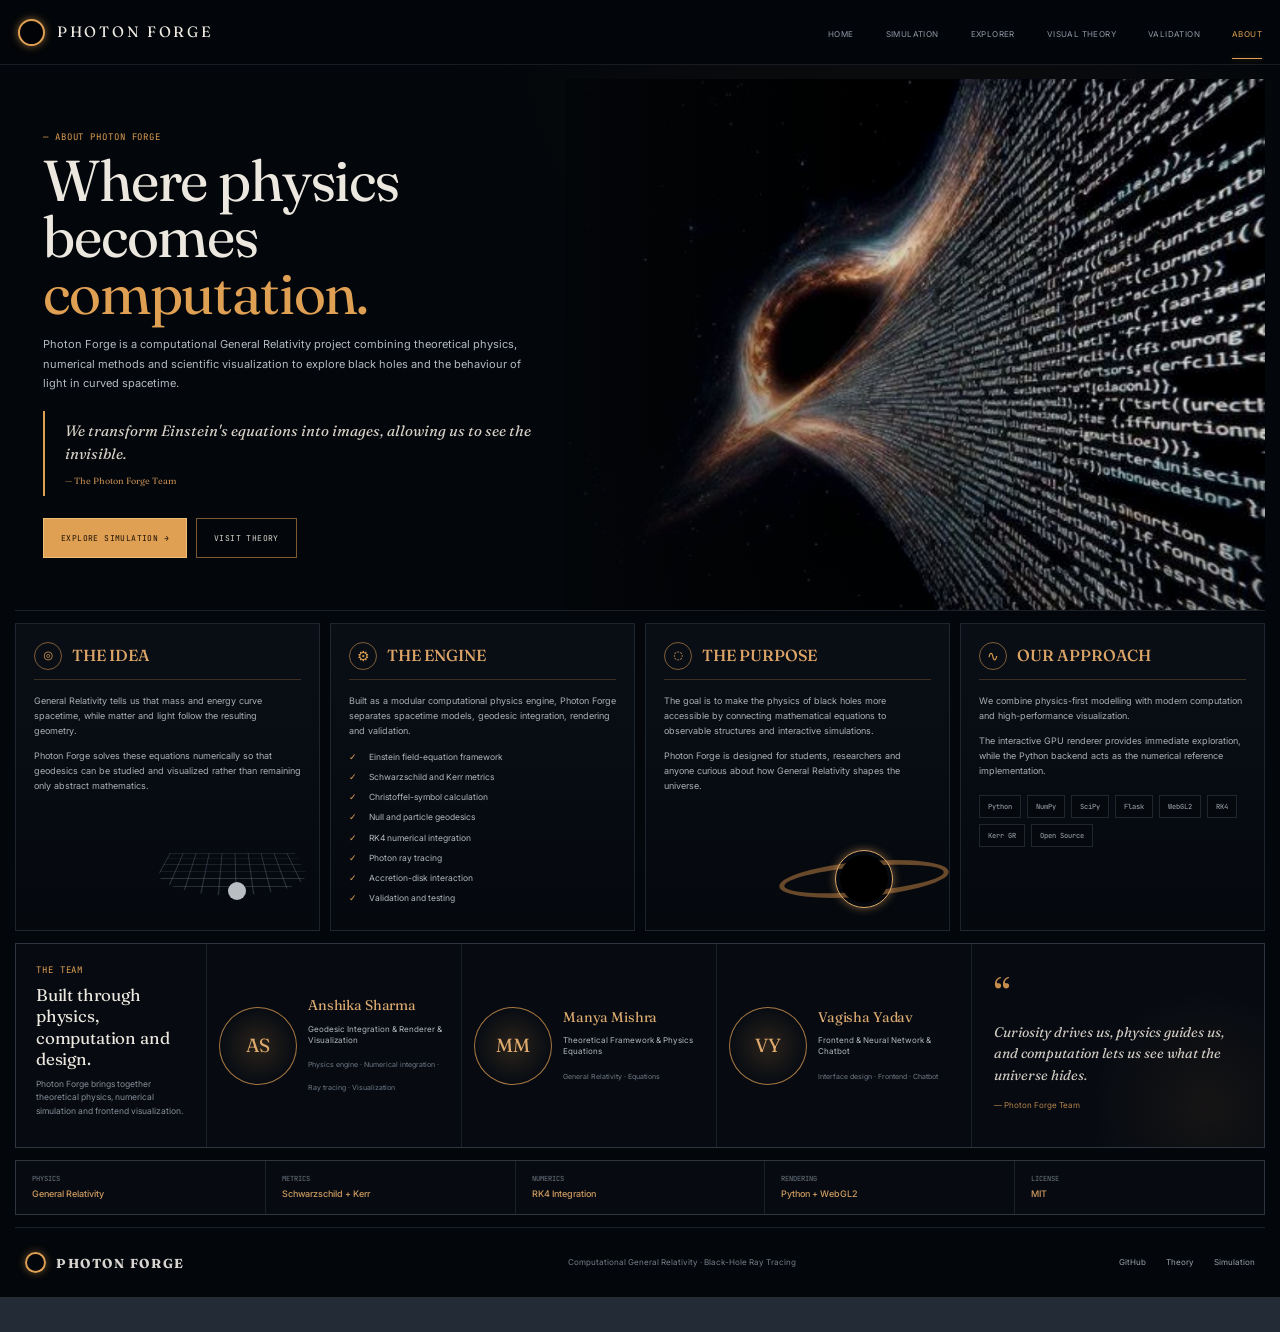
<file: frontend/frontend/about.html>
<!doctype html>
<html lang="en">

<head>
  <meta charset="UTF-8">

  <meta
    name="viewport"
    content="width=device-width, initial-scale=1"
  >

  <title>
    About — Photon Forge
  </title>

  <link
    rel="preconnect"
    href="https://fonts.googleapis.com"
  >

  <link
    href="https://fonts.googleapis.com/css2?family=Fraunces:wght@400;500;600&family=Inter:wght@400;500;600&family=JetBrains+Mono:wght@400;500&display=swap"
    rel="stylesheet"
  >

  <link
    rel="stylesheet"
    href="style.css"
  >

  <link
    rel="stylesheet"
    href="about.css"
  >

</head>


<body>

<div id="nav-root"></div>


<main class="about-shell">


  <!-- =====================================================
       HERO
       ===================================================== -->

  <section class="about-hero">


    <!-- LEFT -->

    <div class="about-hero-copy">

      <div class="about-kicker">
        — ABOUT PHOTON FORGE
      </div>


      <h1>

        Where physics<br>

        becomes

        <span>
          computation.
        </span>

      </h1>


      <p class="about-intro">

        Photon Forge is a computational General Relativity
        project combining theoretical physics, numerical
        methods and scientific visualization to explore
        black holes and the behaviour of light in curved
        spacetime.

      </p>


      <blockquote>

        We transform Einstein's equations into images,
        allowing us to see the invisible.

        <span>
          — The Photon Forge Team
        </span>

      </blockquote>


      <div class="about-actions">

        <a
          href="engine.html"
          class="about-button primary"
        >
          Explore Simulation →
        </a>


        <a
          href="theory.html"
          class="about-button secondary"
        >
          Visit Theory
        </a>

      </div>

    </div>



    <!-- RIGHT VISUAL -->

    <div class="about-hero-visual">

        <img
            src="assets/about/about-hero.jpg"
            alt="Black hole merging into streams of computer code"
            class="about-hero-image"
        >

        <div class="about-hero-fade"></div>

    </div>

  </section>



  <!-- =====================================================
       PROJECT PILLARS
       ===================================================== -->

  <section class="about-pillars">


    <!-- IDEA -->

    <article class="about-card pillar-card">

      <div class="pillar-heading">

        <div class="pillar-icon">
          ◎
        </div>

        <h2>
          The Idea
        </h2>

      </div>


      <p>

        General Relativity tells us that mass and energy
        curve spacetime, while matter and light follow the
        resulting geometry.

      </p>


      <p>

        Photon Forge solves these equations numerically so
        that geodesics can be studied and visualized rather
        than remaining only abstract mathematics.

      </p>


      <div class="mini-spacetime">

        <div class="mini-grid"></div>

        <div class="mini-mass"></div>

      </div>

    </article>



    <!-- ENGINE -->

    <article class="about-card pillar-card">

      <div class="pillar-heading">

        <div class="pillar-icon">
          ⚙
        </div>

        <h2>
          The Engine
        </h2>

      </div>


      <p>

        Built as a modular computational physics engine,
        Photon Forge separates spacetime models, geodesic
        integration, rendering and validation.

      </p>


      <ul class="engine-list">

        <li>
          Einstein field-equation framework
        </li>

        <li>
          Schwarzschild and Kerr metrics
        </li>

        <li>
          Christoffel-symbol calculation
        </li>

        <li>
          Null and particle geodesics
        </li>

        <li>
          RK4 numerical integration
        </li>

        <li>
          Photon ray tracing
        </li>

        <li>
          Accretion-disk interaction
        </li>

        <li>
          Validation and testing
        </li>

      </ul>

    </article>



    <!-- PURPOSE -->

    <article class="about-card pillar-card purpose-card">

      <div class="pillar-heading">

        <div class="pillar-icon">
          ◌
        </div>

        <h2>
          The Purpose
        </h2>

      </div>


      <p>

        The goal is to make the physics of black holes more
        accessible by connecting mathematical equations to
        observable structures and interactive simulations.

      </p>


      <p>

        Photon Forge is designed for students, researchers
        and anyone curious about how General Relativity
        shapes the universe.

      </p>


      <div class="purpose-black-hole">

        <div class="purpose-disk"></div>

        <div class="purpose-ring"></div>

        <div class="purpose-shadow"></div>

      </div>

    </article>



    <!-- APPROACH -->

    <article class="about-card pillar-card">

      <div class="pillar-heading">

        <div class="pillar-icon">
          ∿
        </div>

        <h2>
          Our Approach
        </h2>

      </div>


      <p>

        We combine physics-first modelling with modern
        computation and high-performance visualization.

      </p>


      <p>

        The interactive GPU renderer provides immediate
        exploration, while the Python backend acts as the
        numerical reference implementation.

      </p>


      <div class="tech-tags">

        <span>Python</span>

        <span>NumPy</span>

        <span>SciPy</span>

        <span>Flask</span>

        <span>WebGL2</span>

        <span>RK4</span>

        <span>Kerr GR</span>

        <span>Open Source</span>

      </div>

    </article>


  </section>



  <!-- =====================================================
       TEAM
       ===================================================== -->

  <section class="about-card team-section">


    <div class="team-intro">

      <div class="about-kicker">
        THE TEAM
      </div>

      <h2>
        Built through physics,
        computation and design.
      </h2>

      <p>

        Photon Forge brings together theoretical physics,
        numerical simulation and frontend visualization.

      </p>

    </div>



    <!-- ANSHIKA -->

    <article class="team-member">

      <div class="member-photo member-placeholder">

        <span>
          AS
        </span>

      </div>

      <div class="member-info">

        <h3>
          Anshika Sharma
        </h3>

        <p>
          Geodesic Integration & Renderer & Visualization
        </p>

        <span>
          Physics engine · Numerical integration · Ray tracing · Visualization
        </span>

      </div>

    </article>



    <!-- MANYA -->

    <article class="team-member">

      <div class="member-photo member-placeholder">

        <span>
          MM
        </span>

      </div>

      <div class="member-info">

        <h3>
          Manya Mishra
        </h3>

        <p>
          Theoretical Framework & Physics Equations
        </p>

        <span>
          General Relativity · Equations
        </span>

      </div>

    </article>



    <!-- VAGISHA -->

    <article class="team-member">

      <div class="member-photo member-placeholder">

        <span>
          VY
        </span>

      </div>

      <div class="member-info">

        <h3>
          Vagisha Yadav
        </h3>

        <p>
          Frontend & Neural Network & Chatbot
        </p>

        <span>
          Interface design · Frontend · Chatbot
        </span>

      </div>

    </article>



    <!-- QUOTE -->

    <div class="team-quote">

      <span class="quote-mark">
        “
      </span>

      <p>

        Curiosity drives us,
        physics guides us,
        and computation lets us
        see what the universe hides.

      </p>

      <strong>
        — Photon Forge Team
      </strong>

    </div>


  </section>



  <!-- =====================================================
       PROJECT DETAILS
       ===================================================== -->

  <section class="about-project-strip">


    <div>

      <span>
        PHYSICS
      </span>

      <strong>
        General Relativity
      </strong>

    </div>


    <div>

      <span>
        METRICS
      </span>

      <strong>
        Schwarzschild + Kerr
      </strong>

    </div>


    <div>

      <span>
        NUMERICS
      </span>

      <strong>
        RK4 Integration
      </strong>

    </div>


    <div>

      <span>
        RENDERING
      </span>

      <strong>
        Python + WebGL2
      </strong>

    </div>


    <div>

      <span>
        LICENSE
      </span>

      <strong>
        MIT
      </strong>

    </div>


  </section>



  <!-- =====================================================
       FOOTER
       ===================================================== -->

  <footer class="about-footer">


    <div class="footer-brand">

      <span class="footer-ring"></span>

      <strong>
        PHOTON FORGE
      </strong>

    </div>


    <div class="footer-copy">

      Computational General Relativity
      · Black-Hole Ray Tracing

    </div>


    <div class="footer-links">

      <a
        href="https://github.com/Delidaw/RayTracer"
        target="_blank"
        rel="noopener"
      >
        GitHub
      </a>

      <a href="theory.html">
        Theory
      </a>

      <a href="engine.html">
        Simulation
      </a>

    </div>


  </footer>


</main>


<script src="nav.js"></script>

</body>
</html>
</file>
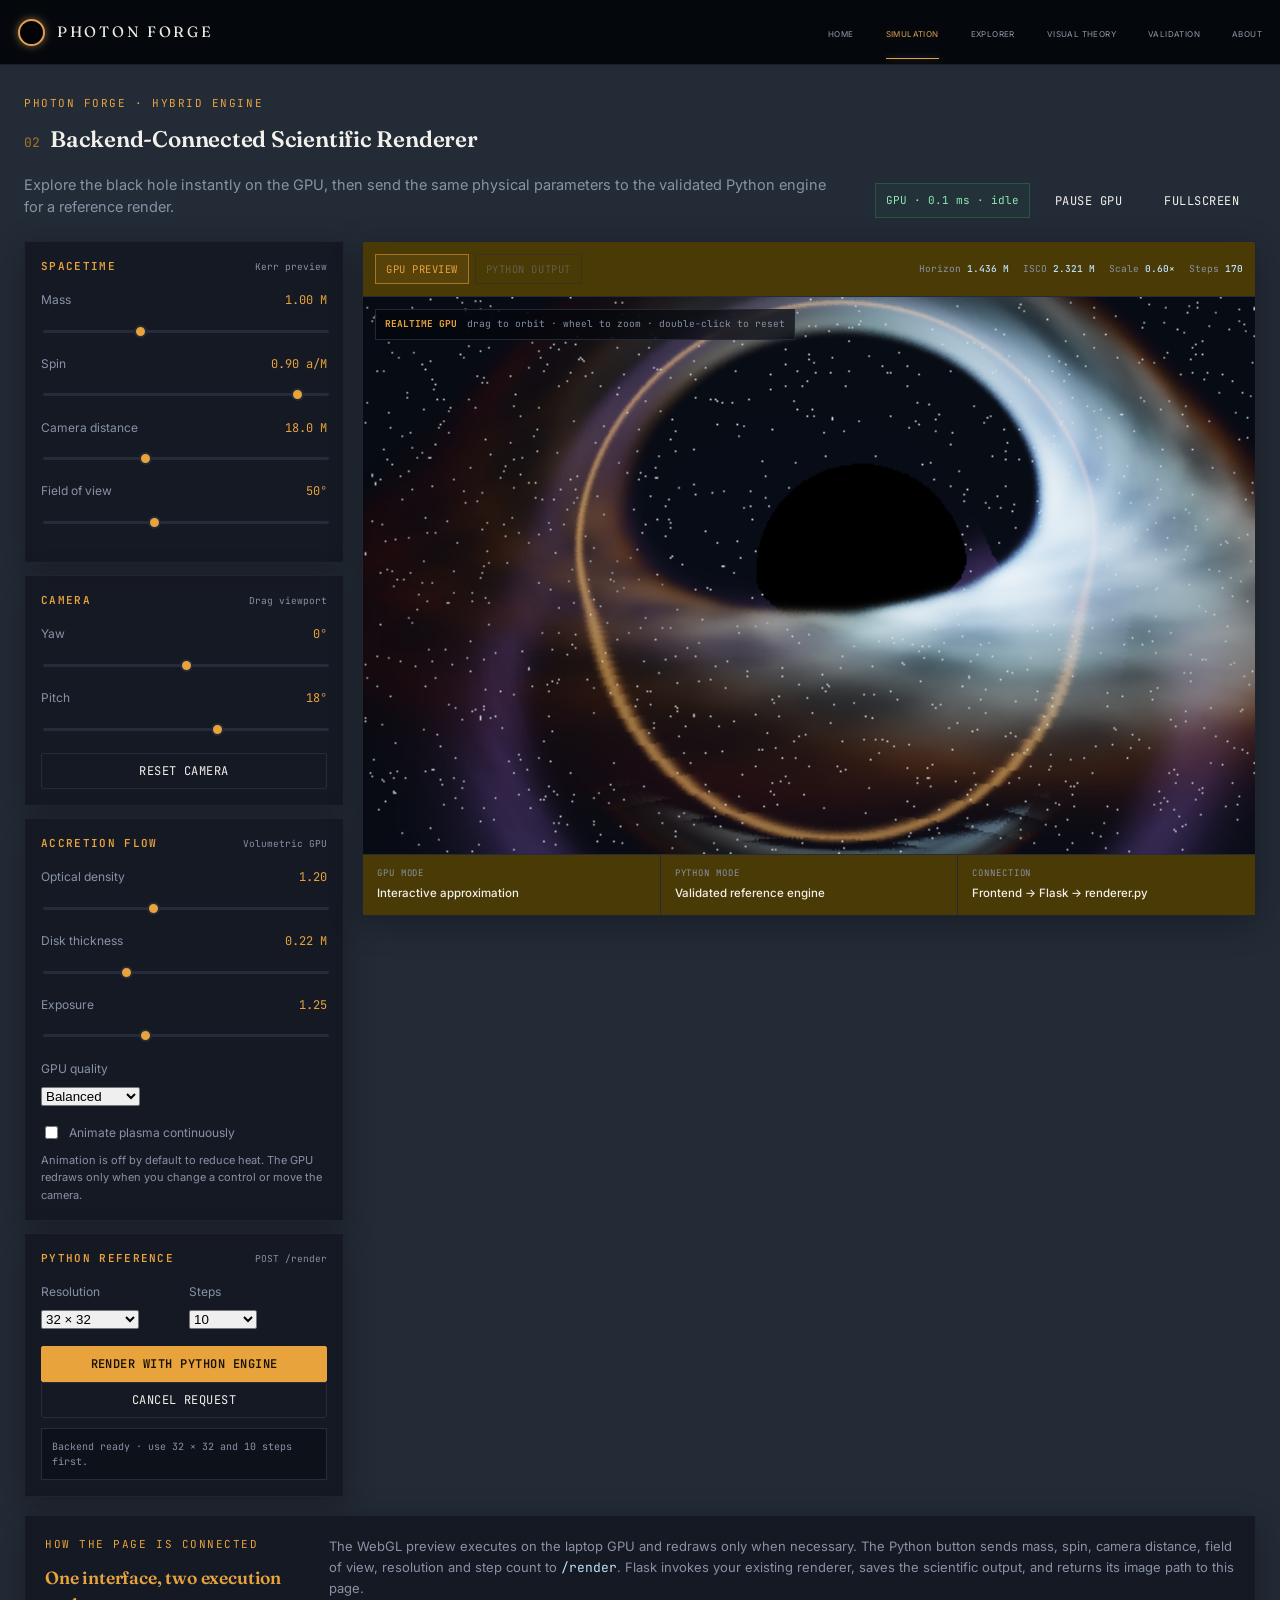
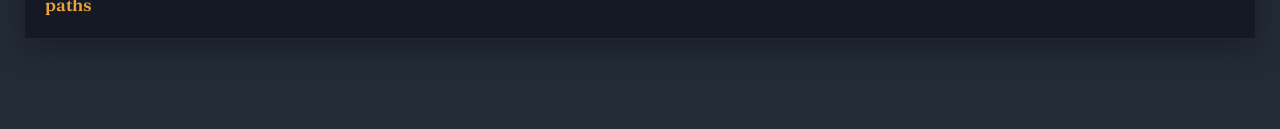
<file: frontend/frontend/engine.html>
<!doctype html>
<html lang="en">
<head>
<meta charset="UTF-8" />
<title>Scientific Renderer — Photon Forge</title>
<meta name="viewport" content="width=device-width, initial-scale=1" />
<link rel="preconnect" href="https://fonts.googleapis.com">
<link href="https://fonts.googleapis.com/css2?family=Fraunces:wght@400;600;700&family=Inter:wght@400;500;600&family=JetBrains+Mono:wght@400;500&display=swap" rel="stylesheet">
<link rel="stylesheet" href="style.css" />
<link rel="stylesheet" href="engine.css" />
</head>
<body>
<canvas id="bh-bg" aria-hidden="true"></canvas>
<div id="nav-root"></div>



<div
  class="page-wide engine-page"
>
  <div class="engine-heading">
    <div>
      <div class="eyebrow">Photon Forge · Hybrid Engine</div>
      <div class="section-title"><span class="idx">02</span><h2>Backend-Connected Scientific Renderer</h2></div>
      <p class="lead">Explore the black hole instantly on the GPU, then send the same physical parameters to the validated Python engine for a reference render.</p>
    </div>
    <div class="engine-heading-actions">
      <span id="fpsBadge" class="engine-status">GPU · idle</span>
      <button id="pauseButton" class="btn">Pause GPU</button>
      <button id="fullscreenButton" class="btn">Fullscreen</button>
    </div>
  </div>

  <div class="engine-layout">
    <aside class="engine-controls">
      <section class="panel engine-panel">
        <div class="engine-panel-title"><h3>Spacetime</h3><span>Kerr preview</span></div>
        <div class="control-row"><label>Mass <span class="val"><output id="massOutput">1.00 M</output></span></label><input id="mass" type="range" min="0.50" max="2.00" step="0.01" value="1.00"></div>
        <div class="control-row"><label>Spin <span class="val"><output id="spinOutput">0.90 a/M</output></span></label><input id="spin" type="range" min="0.00" max="0.99" step="0.01" value="0.90"></div>
        <div class="control-row"><label>Camera distance <span class="val"><output id="distanceOutput">18.0 M</output></span></label><input id="distance" type="range" min="6.0" max="40.0" step="0.1" value="18.0"></div>
        <div class="control-row"><label>Field of view <span class="val"><output id="fovOutput">50°</output></span></label><input id="fov" type="range" min="25" max="90" step="1" value="50"></div>
      </section>

      <section class="panel engine-panel">
        <div class="engine-panel-title"><h3>Camera</h3><span>Drag viewport</span></div>
        <div class="control-row"><label>Yaw <span class="val"><output id="yawOutput">0°</output></span></label><input id="yaw" type="range" min="-180" max="180" step="1" value="0"></div>
        <div class="control-row"><label>Pitch <span class="val"><output id="pitchOutput">18°</output></span></label><input id="pitch" type="range" min="-78" max="78" step="1" value="18"></div>
        <button id="resetCamera" class="btn engine-wide-button">Reset camera</button>
      </section>

      <section class="panel engine-panel">
        <div class="engine-panel-title"><h3>Accretion flow</h3><span>Volumetric GPU</span></div>
        <div class="control-row"><label>Optical density <span class="val"><output id="densityOutput">1.20</output></span></label><input id="diskDensity" type="range" min="0.10" max="3.00" step="0.05" value="1.20"></div>
        <div class="control-row"><label>Disk thickness <span class="val"><output id="thicknessOutput">0.22 M</output></span></label><input id="diskThickness" type="range" min="0.05" max="0.65" step="0.01" value="0.22"></div>
        <div class="control-row"><label>Exposure <span class="val"><output id="exposureOutput">1.25</output></span></label><input id="exposure" type="range" min="0.30" max="3.00" step="0.05" value="1.25"></div>
        <div class="control-row"><label>GPU quality</label><select id="quality"><option value="performance">Performance</option><option value="balanced" selected>Balanced</option><option value="quality">Quality</option><option value="ultra">Ultra</option></select></div>
        <label class="engine-check"><input id="animatePlasma" type="checkbox"> Animate plasma continuously</label>
        <p class="engine-note">Animation is off by default to reduce heat. The GPU redraws only when you change a control or move the camera.</p>
      </section>

      <section class="panel engine-panel backend-panel">
        <div class="engine-panel-title"><h3>Python reference</h3><span>POST /render</span></div>
        <div class="engine-backend-grid">
          <div class="control-row"><label>Resolution</label><select id="backendResolution"><option value="24">24 × 24 test</option><option value="32" selected>32 × 32</option><option value="48">48 × 48</option><option value="64">64 × 64 slow</option></select></div>
          <div class="control-row"><label>Steps</label><select id="backendSteps"><option value="8">8</option><option value="10" selected>10</option><option value="15">15</option><option value="20">20</option><option value="30">30 slow</option></select></div>
        </div>
        <button id="backendRender" class="btn primary engine-wide-button">Render with Python engine</button>
        <button id="backendCancel" class="btn engine-wide-button" disabled>Cancel request</button>
        <div id="backendStatus" class="engine-backend-status">Backend ready · use 32 × 32 and 10 steps first.</div>
      </section>
    </aside>

    <section class="engine-stage panel-raised">
      <div class="engine-stage-toolbar">
        <div class="engine-view-tabs">
          <button id="gpuViewButton" class="engine-tab active">GPU Preview</button>
          <button id="pythonViewButton" class="engine-tab" disabled>Python Output</button>
        </div>
        <div class="engine-readout"><span>Horizon <strong id="horizonValue">1.436 M</strong></span><span>ISCO <strong id="iscoValue">2.321 M</strong></span><span>Scale <strong id="scaleValue">0.68×</strong></span><span>Steps <strong id="stepsValue">220</strong></span></div>
      </div>

      <div id="viewport" class="engine-viewport">
        <canvas id="canvas"></canvas>
        <img id="backendImage" alt="Python reference render">
        <div class="engine-hud engine-hud-top"><strong id="viewModeLabel">REALTIME GPU</strong><span>drag to orbit · wheel to zoom · double-click to reset</span></div>
        <div id="backendLoading" class="engine-loading"><div class="engine-spinner"></div><p>Python is tracing geodesics…</p><small>This may take several minutes.</small></div>
        <pre id="shaderError" class="engine-shader-error" hidden></pre>
      </div>

      <div class="engine-science-strip">
        <div><span class="k">GPU mode</span><strong>Interactive approximation</strong></div>
        <div><span class="k">Python mode</span><strong>Validated reference engine</strong></div>
        <div><span class="k">Connection</span><strong>Frontend → Flask → renderer.py</strong></div>
      </div>
    </section>
  </div>

  <section class="panel engine-explanation">
    <div>
      <div class="eyebrow">How the page is connected</div>
      <h3>One interface, two execution paths</h3>
    </div>
    <p>The WebGL preview executes on the laptop GPU and redraws only when necessary. The Python button sends mass, spin, camera distance, field of view, resolution and step count to <code>/render</code>. Flask invokes your existing renderer, saves the scientific output, and returns its image path to this page.</p>
  </section>
</div>

<script src="nav.js"></script>
<script src="physics.js"></script>
<script src="engine.js"></script>
</body>
</html>
</file>
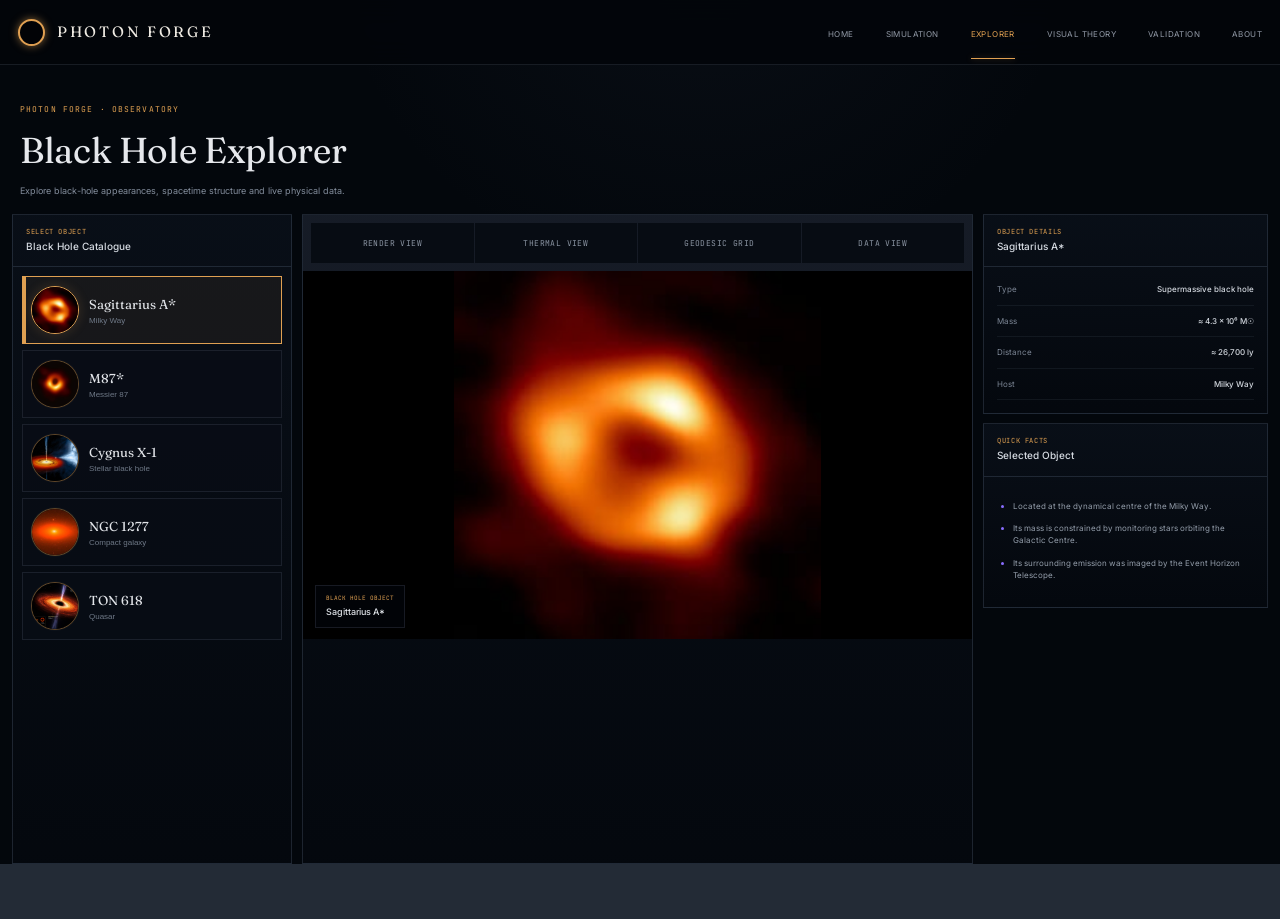
<file: frontend/frontend/explorer.html>
<!doctype html>
<html lang="en">

<head>

  <meta charset="UTF-8">

  <meta
    name="viewport"
    content="width=device-width, initial-scale=1"
  >

  <title>
    Black Hole Explorer — Photon Forge
  </title>

  <link
    rel="preconnect"
    href="https://fonts.googleapis.com"
  >

  <link
    href="https://fonts.googleapis.com/css2?family=Fraunces:wght@400;500;600&family=Inter:wght@400;500;600&family=JetBrains+Mono:wght@400;500&display=swap"
    rel="stylesheet"
  >

  <link
    rel="stylesheet"
    href="style.css"
  >

  <link
    rel="stylesheet"
    href="explorer.css"
  >

</head>


<body>


<div id="nav-root"></div>


<main class="explorer-shell">


  <!-- =====================================================
       PAGE TITLE
       ===================================================== -->

  <header class="explorer-header">

    <div>

      <span>
        PHOTON FORGE · OBSERVATORY
      </span>

      <h1>
        Black Hole Explorer
      </h1>

      <p>
        Explore black-hole appearances, spacetime structure
        and live physical data.
      </p>

    </div>

  </header>



  <!-- =====================================================
       MAIN LAYOUT
       ===================================================== -->

  <section class="explorer-layout">


    <!-- ===================================================
         LEFT — BLACK HOLE OBJECTS
         =================================================== -->

    <aside class="explorer-panel object-sidebar">


      <div class="panel-title">

        <span>
          SELECT OBJECT
        </span>

        <strong>
          Black Hole Catalogue
        </strong>

      </div>



      <div class="object-list">


        <button
          class="object-button active"
          data-object="sagittarius"
        >

          <div class="object-thumbnail">
            <img
              src="assets/explorer/objects/sag_a.jpeg"
              alt="Sagittarius A star"
            >
          </div>

          <div>

            <strong>
              Sagittarius A*
            </strong>

            <span>
              Milky Way
            </span>

          </div>

        </button>



        <button
          class="object-button"
          data-object="m87"
        >

          <div class="object-thumbnail">
            <img
              src="assets/explorer/objects/m87.jpeg"
              alt="M87 star black hole"
            >
          </div>

          <div>

            <strong>
              M87*
            </strong>

            <span>
              Messier 87
            </span>

          </div>

        </button>



        <button
          class="object-button"
          data-object="cygnus"
        >

          <div class="object-thumbnail">
            <img
              src="assets/explorer/objects/cygnus_x1.jpeg"
              alt="Cygnus X-1"
            >
          </div>

          <div>

            <strong>
              Cygnus X-1
            </strong>

            <span>
              Stellar black hole
            </span>

          </div>

        </button>



        <button
          class="object-button"
          data-object="ngc1277"
        >

          <div class="object-thumbnail">
  <img
    src="assets/explorer/objects/ngc_1277.jpeg"
    alt="NGC 1277"
  >
</div>

          <div>

            <strong>
              NGC 1277
            </strong>

            <span>
              Compact galaxy
            </span>

          </div>

        </button>



        <button
          class="object-button"
          data-object="ton618"
        >

          <div class="object-thumbnail">
  <img
    src="assets/explorer/objects/ton_618.jpeg"
    alt="TON 618"
  >
</div>

          <div>

            <strong>
              TON 618
            </strong>

            <span>
              Quasar
            </span>

          </div>

        </button>


      </div>


    </aside>



    <!-- ===================================================
         CENTER
         =================================================== -->

    <section class="explorer-center">


      <section class="explorer-panel main-view-panel">


        <!-- ===============================================
             TOP FOUR VIEWS

             These are independent from the left buttons.
             =============================================== -->

        <div class="view-tabs">


          <button
            class="view-tab active"
            data-view="render"
          >
            Render View
          </button>


          <button
            class="view-tab"
            data-view="thermal"
          >
            Thermal View
          </button>


          <button
            class="view-tab"
            data-view="geodesic"
          >
            Geodesic Grid
          </button>


          <button
            class="view-tab"
            data-view="data"
          >
            Data View
          </button>


        </div>



        <!-- ===============================================
             IMAGE/GIF VIEW
             =============================================== -->

        <div
          id="visualView"
          class="visual-view"
        >

          <!-- Render View video -->
<video
  id="mainViewVideo"
  autoplay
  muted
  loop
  playsinline
  preload="metadata"
>
  <source
    src="assets/explorer/views/render-view.mp4"
    type="video/mp4"
  >
</video>


<!-- Thermal View / Geodesic Grid -->
<img
  id="mainViewImage"
  class="hidden"
  src="assets/explorer/views/thermal-view.png"
  alt="Black hole scientific view"
>


          <div class="view-caption">

            <span id="viewType">
              RENDER VIEW
            </span>

            <strong id="viewTitle">
              Relativistic Appearance
            </strong>

          </div>

        </div>



        <!-- ===============================================
             REAL BACKEND DATA VIEW

             Hidden until Data View is clicked.
             =============================================== -->

        <div
          id="dataView"
          class="data-view hidden"
        >


          <div class="data-header">

            <div>

              <span>
                LIVE PHYSICS DATA
              </span>

              <h2>
                Kerr Geometry
              </h2>

              <p>
                Values calculated by the Photon Forge
                Flask backend.
              </p>

            </div>


            <div class="backend-status">

              <i id="backendDot"></i>

              <span id="backendStatus">
                Waiting
              </span>

            </div>

          </div>



          <!-- DATA CONTROLS -->

          <div class="data-controls">


            <label>

              <span>
                Mass M☉
              </span>

              <input
                id="dataMass"
                type="number"
                value="6500000000"
              >

            </label>



            <label>

              <span>
                Spin χ
              </span>

              <input
                id="dataSpin"
                type="number"
                value="0.90"
                min="0"
                max="0.998"
                step="0.01"
              >

            </label>



            <label>

              <span>
                Observer r/M
              </span>

              <input
                id="dataObserver"
                type="number"
                value="50"
              >

            </label>



            <label>

              <span>
                Inclination
              </span>

              <input
                id="dataInclination"
                type="number"
                value="67"
              >

            </label>


            <button id="calculateData">
              Calculate
            </button>


          </div>



          <!-- SUMMARY -->

          <div class="data-summary">


            <article>

              <span>
                GRAVITATIONAL RADIUS
              </span>

              <strong id="valueRg">
                —
              </strong>

            </article>



            <article>

              <span>
                EVENT HORIZON
              </span>

              <strong id="valueHorizon">
                —
              </strong>

            </article>



            <article>

              <span>
                PHOTON ORBIT
              </span>

              <strong id="valuePhoton">
                —
              </strong>

            </article>



            <article>

              <span>
                ISCO
              </span>

              <strong id="valueIsco">
                —
              </strong>

            </article>


          </div>



          <!-- DETAILED PHYSICS -->

          <div class="data-detail-grid">


            <section class="data-card">

              <h3>
                Characteristic Radii
              </h3>


              <div class="data-row">

                <span>
                  Outer Horizon
                </span>

                <strong id="outerHorizon">
                  —
                </strong>

              </div>


              <div class="data-row">

                <span>
                  Inner Horizon
                </span>

                <strong id="innerHorizon">
                  —
                </strong>

              </div>


              <div class="data-row">

                <span>
                  Equatorial Ergosphere
                </span>

                <strong id="ergosphereRadius">
                  —
                </strong>

              </div>


              <div class="data-row">

                <span>
                  Prograde Photon Orbit
                </span>

                <strong id="photonPrograde">
                  —
                </strong>

              </div>


              <div class="data-row">

                <span>
                  Retrograde Photon Orbit
                </span>

                <strong id="photonRetrograde">
                  —
                </strong>

              </div>


              <div class="data-row">

                <span>
                  Prograde ISCO
                </span>

                <strong id="iscoPrograde">
                  —
                </strong>

              </div>


              <div class="data-row">

                <span>
                  Retrograde ISCO
                </span>

                <strong id="iscoRetrograde">
                  —
                </strong>

              </div>


            </section>



            <section class="data-card">

              <h3>
                Physical Quantities
              </h3>


              <div class="data-row">

                <span>
                  Gravitational Time
                </span>

                <strong id="gravTime">
                  —
                </strong>

              </div>


              <div class="data-row">

                <span>
                  Horizon Area
                </span>

                <strong id="horizonArea">
                  —
                </strong>

              </div>


              <div class="data-row">

                <span>
                  Horizon Angular Velocity
                </span>

                <strong id="horizonOmega">
                  —
                </strong>

              </div>


              <div class="data-row">

                <span>
                  Hawking Temperature
                </span>

                <strong id="hawkingTemperature">
                  —
                </strong>

              </div>


              <div class="data-row">

                <span>
                  ISCO Frequency
                </span>

                <strong id="iscoFrequency">
                  —
                </strong>

              </div>


            </section>


          </div>



          <!-- REAL SVG CHARTS -->

          <div class="data-charts">


            <section class="data-card">

              <h3>
                Characteristic Radii vs Spin
              </h3>

              <svg
                id="spinChart"
                viewBox="0 0 600 220"
              >
              </svg>

            </section>



            <section class="data-card">

              <h3>
                Orbital Frequency vs Radius
              </h3>

              <svg
                id="frequencyChart"
                viewBox="0 0 600 220"
              >
              </svg>

            </section>


          </div>


          <div class="physics-warning">

            Kerr does not have one universal photon-sphere
            radius. Data View therefore reports separate
            equatorial prograde and retrograde photon
            orbits.

          </div>


        </div>


      </section>


    </section>



    <!-- ===================================================
         RIGHT — OBJECT INFORMATION
         =================================================== -->

    <aside class="explorer-right">


      <section class="explorer-panel">

        <div class="panel-title">

          <span>
            OBJECT DETAILS
          </span>

          <strong id="objectName">
            Sagittarius A*
          </strong>

        </div>


        <div class="object-details">


          <div>

            <span>
              Type
            </span>

            <strong id="objectType">
              Supermassive black hole
            </strong>

          </div>


          <div>

            <span>
              Mass
            </span>

            <strong id="objectMass">
              ≈ 4.3 × 10⁶ M☉
            </strong>

          </div>


          <div>

            <span>
              Distance
            </span>

            <strong id="objectDistance">
              ≈ 26,700 ly
            </strong>

          </div>


          <div>

            <span>
              Host
            </span>

            <strong id="objectHost">
              Milky Way
            </strong>

          </div>


        </div>


      </section>



      <section class="explorer-panel quick-facts">

        <div class="panel-title">

          <span>
            QUICK FACTS
          </span>

          <strong>
            Selected Object
          </strong>

        </div>


        <ul id="objectFacts">

          <li>
            Central black hole of the Milky Way.
          </li>

          <li>
            Mass measured from nearby stellar orbits.
          </li>

          <li>
            Imaged by the Event Horizon Telescope.
          </li>

        </ul>


      </section>


    </aside>


  </section>


</main>



<script src="nav.js"></script>

<script src="explorer.js"></script>


</body>

</html>
</file>
<file: frontend/frontend/style.css>
:root {
  --bg: #232b36;
  --panel: #4a3a05;
  --panel-raised: #171b28;
  --line: #262b3a;
  --text: #f2f0ea;
  --text-dim: #8892a6;
  --amber: #e8a33d;
  --amber-dim: #a87526;
  --cyan: #bfe3ff;
  --danger: #d9614f;
  --radius: 2px;
  --font-display: "Fraunces", Georgia, serif;
  --font-body: "Inter", -apple-system, sans-serif;
  --font-mono: "JetBrains Mono", ui-monospace, monospace;
}

* { box-sizing: border-box; }

html, body {
  margin: 0;
  padding: 0;
  background: var(--bg);
  color: var(--text);
  font-family: var(--font-body);
  font-size: 15px;
  line-height: 1.55;
}

a { color: inherit; }

h1, h2, h3 {
  font-family: var(--font-display);
  font-weight: 600;
  letter-spacing: -0.01em;
  margin: 0 0 0.4em 0;
}

.mono {
  font-family: var(--font-mono);
  letter-spacing: -0.02em;
}

/* --- Nav --- */
.topnav {
  position: sticky;
  top: 0;
  z-index: 50;
  display: flex;
  align-items: center;
  gap: 4px;
  padding: 0 20px;
  height: 56px;
  background: rgba(49, 6, 88, 0.92);
  backdrop-filter: blur(10px);
  border-bottom: 1px solid var(--line);
  overflow-x: auto;
}

.topnav .brand {
  font-family: var(--font-display);
  font-size: 17px;
  font-weight: 600;
  color: var(--amber);
  margin-right: 18px;
  white-space: nowrap;
  text-decoration: none;
}

.topnav a.navlink {
  font-size: 12.5px;
  color: var(--text-dim);
  text-decoration: none;
  padding: 6px 10px;
  border-radius: var(--radius);
  white-space: nowrap;
  border: 1px solid transparent;
}

.topnav a.navlink:hover {
  color: var(--text);
  border-color: var(--line);
}

.topnav a.navlink.active {
  color: var(--amber);
  border-color: var(--amber-dim);
  background: rgba(232, 163, 61, 0.08);
}

/* --- Layout --- */
.page {
  max-width: 1180px;
  margin: 0 auto;
  padding: 40px 24px 90px;
}

.page-wide {
  max-width: 1400px;
  margin: 0 auto;
  padding: 32px 24px 90px;
}

.eyebrow {
  font-family: var(--font-mono);
  font-size: 11px;
  letter-spacing: 0.14em;
  text-transform: uppercase;
  color: var(--amber);
  margin-bottom: 10px;
}

.panel {
  background: var(--panel);
  border: 1px solid var(--line);
  border-radius: var(--radius);
  padding: 20px;
}

.panel-raised {
  background: var(--panel-raised);
  border: 1px solid var(--line);
  border-radius: var(--radius);
}

.grid-2 {
  display: grid;
  grid-template-columns: 1fr 1fr;
  gap: 20px;
}

@media (max-width: 860px) {
  .grid-2 { grid-template-columns: 1fr; }
}

/* --- Controls --- */
.control-row {
  margin-bottom: 16px;
}

.control-row label {
  display: flex;
  justify-content: space-between;
  font-size: 12px;
  color: var(--text-dim);
  margin-bottom: 6px;
}

.control-row label .val {
  font-family: var(--font-mono);
  color: var(--amber);
}

input[type="range"] {
  -webkit-appearance: none;
  width: 100%;
  height: 3px;
  background: var(--line);
  border-radius: 2px;
  outline: none;
}

input[type="range"]::-webkit-slider-thumb {
  -webkit-appearance: none;
  width: 13px;
  height: 13px;
  border-radius: 50%;
  background: var(--amber);
  cursor: pointer;
  border: 2px solid var(--bg);
}

input[type="range"]::-moz-range-thumb {
  width: 13px;
  height: 13px;
  border-radius: 50%;
  background: var(--amber);
  cursor: pointer;
  border: 2px solid var(--bg);
}

.toggle-row {
  display: flex;
  align-items: center;
  justify-content: space-between;
  font-size: 12.5px;
  color: var(--text-dim);
  margin-bottom: 14px;
}

.switch {
  position: relative;
  width: 36px;
  height: 20px;
  background: var(--line);
  border-radius: 12px;
  cursor: pointer;
  transition: background 0.15s;
}

.switch.on { background: var(--amber-dim); }

.switch .knob {
  position: absolute;
  top: 2px;
  left: 2px;
  width: 16px;
  height: 16px;
  border-radius: 50%;
  background: var(--text);
  transition: transform 0.15s;
}

.switch.on .knob {
  transform: translateX(16px);
  background: var(--amber);
}

button.btn {
  font-family: var(--font-mono);
  font-size: 12px;
  letter-spacing: 0.04em;
  text-transform: uppercase;
  background: transparent;
  color: var(--text);
  border: 1px solid var(--line);
  border-radius: var(--radius);
  padding: 9px 16px;
  cursor: pointer;
  transition: border-color 0.15s, color 0.15s;
}

button.btn:hover { border-color: var(--amber-dim); color: var(--amber); }

button.btn.primary {
  background: var(--amber);
  color: #1a1200;
  border-color: var(--amber);
  font-weight: 600;
}

button.btn.primary:hover { background: #f0b355; }

/* --- Stats readout --- */
.stat-grid {
  display: grid;
  grid-template-columns: repeat(auto-fill, minmax(150px, 1fr));
  gap: 1px;
  background: var(--line);
  border: 1px solid var(--line);
}

.stat-cell {
  background: var(--panel);
  padding: 12px 14px;
}

.stat-cell .k {
  font-size: 10.5px;
  color: var(--text-dim);
  text-transform: uppercase;
  letter-spacing: 0.06em;
  margin-bottom: 5px;
}

.stat-cell .v {
  font-family: var(--font-mono);
  font-size: 16px;
  color: var(--cyan);
}

canvas { display: block; }

.section-title {
  display: flex;
  align-items: baseline;
  gap: 10px;
  margin-bottom: 18px;
}

.section-title .idx {
  font-family: var(--font-mono);
  color: var(--amber-dim);
  font-size: 13px;
}

p.lead {
  color: var(--text-dim);
  font-size: 14.5px;
  max-width: 640px;
}

.coming-soon {
  border: 1px dashed var(--line);
  padding: 40px;
  text-align: center;
  color: var(--text-dim);
  font-size: 13px;
}

footer.sitefoot {
  border-top: 1px solid var(--line);
  padding: 24px;
  text-align: center;
  font-size: 12px;
  color: var(--text-dim);
}

/* =====================================================================
   PARALLAX BLACK HOLE BACKGROUND CANVAS
   ===================================================================== */

#bh-bg {
  position: fixed;
  inset: 0;
  width: 100%;
  height: 100%;
  z-index: 0;
  pointer-events: none;
  display: block;
}

/* Ensure page content sits above the fixed canvas */
#nav-root,
.page,
.page-wide,
footer.sitefoot {
  position: relative;
  z-index: 1;
}

/* =====================================================================
   GRAVITATIONAL READOUT WIDGET
   ===================================================================== */

.grav-readout {
  background: rgba(11, 13, 20, 0.82);
  border: 1px solid var(--line);
  border-top: 2px solid var(--amber);
  backdrop-filter: blur(12px);
  padding: 16px 18px;
  border-radius: var(--radius);
}

.grav-readout__title {
  font-family: var(--font-mono);
  font-size: 10px;
  letter-spacing: 0.14em;
  text-transform: uppercase;
  color: var(--amber);
  margin-bottom: 12px;
  display: flex;
  align-items: center;
  gap: 6px;
}

.grav-readout__title::before {
  content: "⬤";
  font-size: 7px;
  animation: pulse-dot 1.8s ease-in-out infinite;
}

@keyframes pulse-dot {
  0%, 100% { opacity: 1; }
  50%       { opacity: 0.3; }
}

.grav-readout__grid {
  display: grid;
  grid-template-columns: 1fr 1fr;
  gap: 1px;
  background: var(--line);
  border: 1px solid var(--line);
}

.grav-readout__cell {
  background: var(--panel);
  padding: 10px 12px;
}

.grav-readout__cell .k {
  font-size: 9.5px;
  color: var(--text-dim);
  text-transform: uppercase;
  letter-spacing: 0.08em;
  margin-bottom: 4px;
}

.grav-readout__cell .v {
  font-family: var(--font-mono);
  font-size: 17px;
  font-weight: 500;
  color: var(--cyan);
  line-height: 1;
}

.grav-readout__cell .v.danger {
  color: var(--danger);
}

.grav-readout__cell .v.warn {
  color: var(--amber);
}

.grav-readout__formula {
  font-family: var(--font-mono);
  font-size: 10px;
  color: var(--text-dim);
  margin-top: 10px;
  padding-top: 10px;
  border-top: 1px solid var(--line);
  line-height: 1.7;
}

.grav-readout__formula span {
  color: var(--amber);
}

/* r-slider row inside readout */
.grav-readout .r-row {
  display: flex;
  align-items: center;
  gap: 10px;
  margin-bottom: 12px;
}

.grav-readout .r-row label {
  font-size: 11px;
  color: var(--text-dim);
  white-space: nowrap;
  font-family: var(--font-mono);
  min-width: 40px;
}

.grav-readout .r-row .r-val {
  font-family: var(--font-mono);
  font-size: 12px;
  color: var(--amber);
  min-width: 50px;
  text-align: right;
}

/* --- Premium Interactive Dashboard Enhancements --- */

html {
  scroll-behavior: smooth;
}

/* Glassmorphism panel styling */
.panel, .panel-raised, .grav-readout, .team-card {
  background: rgba(18, 21, 31, 0.75) !important;
  backdrop-filter: blur(12px) !important;
  -webkit-backdrop-filter: blur(12px) !important;
  border: 1px solid rgba(38, 43, 58, 0.65) !important;
  box-shadow: 0 8px 32px 0 rgba(0, 0, 0, 0.3) !important;
  transition: transform 0.3s cubic-bezier(0.25, 0.8, 0.25, 1), 
              border-color 0.3s ease, 
              box-shadow 0.3s ease !important;
}

.panel:hover, .grav-readout:hover, .team-card:hover {
  border-color: rgba(232, 163, 61, 0.4) !important;
  box-shadow: 0 12px 40px 0 rgba(232, 163, 61, 0.06), 0 8px 32px 0 rgba(0, 0, 0, 0.4) !important;
}

/* Navigation blur and glass */
.topnav {
  background: rgba(11, 13, 20, 0.8) !important;
  backdrop-filter: blur(16px) !important;
  -webkit-backdrop-filter: blur(16px) !important;
  border-bottom: 1px solid rgba(38, 43, 58, 0.6) !important;
}

/* Micro-animations for buttons */
button.btn {
  position: relative;
  overflow: hidden;
  transition: background 0.3s, border-color 0.3s, color 0.3s, transform 0.1s !important;
}

button.btn:active {
  transform: scale(0.97);
}

/* Scroll-based content parallax layers */
.section-title {
  transform: translateY(calc(var(--scroll-y, 0) * -0.015px));
  transition: transform 0.05s linear;
}

p.lead {
  transform: translateY(calc(var(--scroll-y, 0) * -0.01px));
  transition: transform 0.05s linear;
}

/* Custom styled dropdown select for theme */
select {
  border-radius: var(--radius);
  outline: none;
  cursor: pointer;
  transition: border-color 0.2s;
}
select:focus {
  border-color: var(--amber);
}

/* Scrollbar styling */
::-webkit-scrollbar {
  width: 8px;
  height: 8px;
}
::-webkit-scrollbar-track {
  background: #05060a;
}
::-webkit-scrollbar-thumb {
  background: #1e2330;
  border-radius: 4px;
}
::-webkit-scrollbar-thumb:hover {
  background: #2b3245;
}

/* =====================================================================
   STAR BORDER EFFECT
   ===================================================================== */
.star-border-container {
  display: inline-block;
  position: relative;
  border-radius: 4px;
  overflow: hidden;
  text-decoration: none;
  background: transparent;
  border: none;
  padding: 0;
  cursor: pointer;
}

.border-gradient-bottom {
  position: absolute;
  width: 300%;
  height: 50%;
  opacity: 0.75;
  bottom: -12px;
  right: -250%;
  border-radius: 50%;
  animation: star-movement-bottom linear infinite alternate;
  z-index: 0;
}

.border-gradient-top {
  position: absolute;
  opacity: 0.75;
  width: 300%;
  height: 50%;
  top: -12px;
  left: -250%;
  border-radius: 50%;
  animation: star-movement-top linear infinite alternate;
  z-index: 0;
}

.star-border-container .inner-content {
  position: relative;
  border: 1px solid rgba(255,255,255,0.08);
  background: #000;
  color: white;
  text-align: center;
  border-radius: 4px;
  z-index: 1;
  transition: background-color 0.2s;
}

.star-border-container:hover .inner-content {
  background: rgba(20, 20, 20, 0.9);
}

@keyframes star-movement-bottom {
  0% {
    transform: translate(0%, 0%);
    opacity: 1;
  }
  100% {
    transform: translate(-100%, 0%);
    opacity: 0.3;
  }
}

@keyframes star-movement-top {
  0% {
    transform: translate(0%, 0%);
    opacity: 1;
  }
  100% {
    transform: translate(100%, 0%);
    opacity: 0.3;
  }
}

/* =========================================================
   PHOTON FORGE — FINAL NAVIGATION
   ========================================================= */

#nav-root {
  position: sticky;
  top: 0;

  z-index: 1000;

  background:
    rgba(3, 6, 10, 0.92);

  backdrop-filter:
    blur(14px);

  border-bottom:
    1px solid
    rgba(118, 132, 154, 0.18);
}


.site-nav {
  width:
    min(
      calc(100% - 36px),
      1500px
    );

  min-height:
    64px;

  margin:
    0 auto;

  display:
    flex;

  align-items:
    center;

  justify-content:
    space-between;

  gap:
    30px;
}


.nav-brand {
  display:
    flex;

  align-items:
    center;

  gap:
    12px;

  color:
    #eeeae2;

  text-decoration:
    none;
}


.nav-black-hole {
  width:
    27px;

  height:
    27px;

  border-radius:
    50%;

  border:
    2px solid
    #e0a052;

  background:
    #020306;

  box-shadow:
    0 0 8px
    rgba(224, 160, 82, 0.58);
}


.nav-brand-text {
  font-family:
    "Fraunces",
    serif;

  font-size:
    15px;

  letter-spacing:
    0.18em;
}


.nav-links {
  display:
    flex;

  align-items:
    center;

  gap:
    32px;
}


.nav-links a {
  position:
    relative;

  padding:
    23px 0 20px;

  color:
    #929aa7;

  text-decoration:
    none;

  font:
    8px
    "Inter",
    sans-serif;

  text-transform:
    uppercase;

  letter-spacing:
    0.05em;

  transition:
    color .18s ease;
}


.nav-links a:hover {
  color:
    #eee9df;
}


.nav-links a.active {
  color:
    #e0a052;
}


.nav-links a.active::after {
  content:
    "";

  position:
    absolute;

  left: 0;

  right: 0;

  bottom: 0;

  height:
    1px;

  background:
    #e0a052;

  box-shadow:
    0 0 6px
    rgba(224, 160, 82, .45);
}


@media (max-width: 760px) {

  .site-nav {
    min-height:
      56px;
  }


  .nav-brand-text {
    display:
      none;
  }


  .nav-links {
    gap:
      13px;
  }


  .nav-links a {
    padding:
      20px 0 17px;

    font-size:
      6.5px;
  }

}
</file>
<file: frontend/frontend/about.css>
/* =========================================================
   PHOTON FORGE — ABOUT
   ========================================================= */

:root {
  --about-bg: #03060a;

  --about-panel:
    rgba(8, 13, 20, 0.94);

  --about-line:
    rgba(126, 139, 162, 0.20);

  --about-gold:
    #dfa054;

  --about-gold-light:
    #f0bd77;

  --about-text:
    #ece8df;

  --about-body:
    #b3bac5;

  --about-muted:
    #767f8e;
}


body {
  background:
    radial-gradient(
      circle at 70% 0%,
      rgba(104, 78, 51, 0.08),
      transparent 30%
    ),
    var(--about-bg);

  color:
    var(--about-text);
}


.about-shell {
  width:
    min(
      calc(100% - 30px),
      1500px
    );

  margin:
    14px auto 35px;
}


/* =========================================================
   HERO
   ========================================================= */

.about-hero {
  min-height: 430px;

  position: relative;

  display: grid;

  grid-template-columns:
    minmax(420px, 0.88fr)
    minmax(500px, 1.12fr);

  overflow: hidden;

  border-bottom:
    1px solid
    var(--about-line);
}


.about-hero-copy {
  position: relative;

  z-index: 5;

  padding:
    52px 28px;

  display: flex;

  flex-direction: column;

  justify-content: center;
}


.about-kicker {
  color:
    var(--about-gold);

  font:
    9px
    "JetBrains Mono",
    monospace;

  letter-spacing:
    0.10em;
}


.about-hero-copy h1 {
  margin:
    10px 0 13px;

  font-family:
    "Fraunces",
    serif;

  font-size:
    clamp(
      43px,
      4.5vw,
      70px
    );

  line-height:
    0.98;

  font-weight: 400;

  letter-spacing:
    -0.02em;
}


.about-hero-copy h1 span {
  color:
    var(--about-gold);
}


.about-intro {
  max-width: 570px;

  margin: 0;

  color:
    #b5bbc3;

  font-size: 11px;

  line-height: 1.75;
}


.about-hero-copy blockquote {
  max-width: 560px;

  margin:
    18px 0 0;

  padding:
    8px 0 8px 20px;

  border-left:
    2px solid
    var(--about-gold);

  color:
    #d8d1c8;

  font-family:
    "Fraunces",
    serif;

  font-style: italic;

  font-size: 15px;

  line-height: 1.55;
}


.about-hero-copy blockquote span {
  display: block;

  margin-top: 8px;

  color:
    #bd8950;

  font-size: 9px;

  font-style: normal;
}


.about-actions {
  display: flex;

  gap: 9px;

  margin-top: 22px;
}


.about-button {
  min-height: 40px;

  display: inline-flex;

  align-items: center;

  justify-content: center;

  padding:
    0 17px;

  text-decoration: none;

  font:
    8px
    "JetBrains Mono",
    monospace;

  text-transform: uppercase;

  letter-spacing:
    0.05em;
}


.about-button.primary {
  color: #1c1005;

  background:
    var(--about-gold);

  border:
    1px solid
    var(--about-gold-light);
}


.about-button.secondary {
  color:
    #d8d3ca;

  background:
    rgba(5, 8, 12, 0.5);

  border:
    1px solid
    rgba(218, 158, 84, 0.55);
}


/* =========================================================
   HERO VISUAL
   ========================================================= */

.about-hero-visual {
  position: relative;

  overflow: hidden;

  min-height: 430px;

  background: #010306;
}


.about-hero-image {
  position: absolute;
  inset: 0;

  width: 100%;
  height: 100%;

  display: block;

  object-fit: cover;

  object-position: 52% 48%;

  filter:
    brightness(0.88)
    contrast(1.08)
    saturate(0.92);
}


.about-hero-fade {
  position: absolute;
  inset: 0;

  pointer-events: none;

  background:

    linear-gradient(
      90deg,
      rgba(3, 6, 10, 0.86) 0%,
      rgba(3, 6, 10, 0.46) 15%,
      rgba(3, 6, 10, 0.08) 42%,
      transparent 66%
    ),

    linear-gradient(
      0deg,
      rgba(3, 6, 10, 0.20),
      transparent 38%
    );
}

/* =========================================================
   PROJECT PILLARS
   ========================================================= */

.about-pillars {
  display: grid;

  grid-template-columns:
    repeat(4, 1fr);

  gap: 10px;

  margin-top: 12px;
}


.about-card {
  border:
    1px solid
    var(--about-line);

  background:
    linear-gradient(
      180deg,
      rgba(10, 15, 23, 0.96),
      rgba(5, 9, 14, 0.98)
    );

  overflow: hidden;
}


.pillar-card {
  min-height: 300px;

  padding: 18px;

  position: relative;
}


.pillar-heading {
  display: flex;

  align-items: center;

  gap: 10px;

  padding-bottom: 9px;

  margin-bottom: 13px;

  border-bottom:
    1px solid
    rgba(224, 158, 79, 0.24);
}


.pillar-icon {
  width: 28px;

  height: 28px;

  display: grid;

  place-items: center;

  border:
    1px solid
    rgba(223, 158, 82, 0.55);

  border-radius: 50%;

  color:
    var(--about-gold);

  font:
    14px
    "JetBrains Mono",
    monospace;
}


.pillar-heading h2 {
  margin: 0;

  color:
    #dca467;

  font-family:
    "Fraunces",
    serif;

  font-size: 16px;

  font-weight: 500;

  text-transform: uppercase;
}


.pillar-card p {
  margin:
    0 0 10px;

  color:
    #a8afb8;

  font-size: 9px;

  line-height: 1.68;
}


/* =========================================================
   MINI SPACETIME
   ========================================================= */

.mini-spacetime {
  position: absolute;

  right: 14px;

  bottom: 14px;

  width: 145px;

  height: 110px;

  perspective: 260px;
}


.mini-grid {
  position: absolute;

  inset: 20px 0 0;

  transform:
    rotateX(65deg);

  background-image:

    linear-gradient(
      rgba(114, 129, 149, 0.35)
      1px,
      transparent 1px
    ),

    linear-gradient(
      90deg,
      rgba(114, 129, 149, 0.35)
      1px,
      transparent 1px
    );

  background-size:
    15px 15px;

  border-radius:
    0 0 50% 50%;
}


.mini-mass {
  position: absolute;

  z-index: 3;

  left: 53%;

  bottom: 16px;

  width: 18px;

  height: 18px;

  transform:
    translateX(-50%);

  border-radius: 50%;

  background:
    #b9bec3;
}


/* =========================================================
   ENGINE LIST
   ========================================================= */

.engine-list {
  margin:
    13px 0 0;

  padding: 0;

  list-style: none;
}


.engine-list li {
  position: relative;

  margin:
    7px 0;

  padding-left: 20px;

  color:
    #b1b7c0;

  font-size: 8.5px;
}


.engine-list li::before {
  content: "✓";

  position: absolute;

  left: 0;

  color:
    var(--about-gold);

  font:
    9px
    "JetBrains Mono",
    monospace;
}


/* =========================================================
   PURPOSE BLACK HOLE
   ========================================================= */

.purpose-black-hole {
  position: absolute;

  width: 190px;

  height: 110px;

  right: -10px;

  bottom: -4px;
}


.purpose-shadow {
  position: absolute;

  z-index: 5;

  width: 48px;

  height: 48px;

  left: 50%;

  top: 50%;

  transform:
    translate(-50%, -50%);

  border-radius: 50%;

  background: #000;
}


.purpose-ring {
  position: absolute;

  z-index: 4;

  width: 58px;

  height: 58px;

  left: 50%;

  top: 50%;

  transform:
    translate(-50%, -50%);

  border-radius: 50%;

  border:
    1px solid
    #e0aa6c;

  box-shadow:
    0 0 8px
    rgba(224, 163, 95, 0.55);
}


.purpose-disk {
  position: absolute;

  width: 170px;

  height: 35px;

  left: 50%;

  top: 50%;

  transform:
    translate(-50%, -50%)
    rotate(-5deg);

  border-radius: 50%;

  border:
    5px solid
    rgba(224, 150, 76, 0.45);
}


/* =========================================================
   TECH TAGS
   ========================================================= */

.tech-tags {
  display: flex;

  flex-wrap: wrap;

  gap: 6px;

  margin-top: 17px;
}


.tech-tags span {
  padding:
    6px 8px;

  border:
    1px solid
    rgba(131, 143, 163, 0.22);

  background:
    rgba(4, 7, 11, 0.75);

  color:
    #a4abb4;

  font:
    7px
    "JetBrains Mono",
    monospace;
}


/* =========================================================
   TEAM
   ========================================================= */

.team-section {
  min-height: 205px;

  margin-top: 12px;

  display: grid;

  grid-template-columns:
    190px
    repeat(3, minmax(0, 1fr))
    minmax(230px, 1.15fr);

  gap: 1px;

  background:
    var(--about-line);
}


.team-section > * {
  background:
    #070b11;
}


.team-intro {
  padding: 20px;
}


.team-intro h2 {
  margin:
    8px 0;

  font-family:
    "Fraunces",
    serif;

  font-size: 17px;

  line-height: 1.25;

  font-weight: 400;
}


.team-intro p {
  color:
    #858d99;

  font-size: 8.5px;

  line-height: 1.6;
}


.team-member {
  padding:
    17px 12px;

  display: flex;

  align-items: center;

  gap: 11px;
}


.member-photo {
  width: 78px;

  height: 78px;

  flex: 0 0 78px;

  overflow: hidden;

  border-radius: 50%;

  border:
    1px solid
    rgba(226, 159, 82, 0.72);
}


.member-placeholder {
  display: grid;

  place-items: center;

  background:

    radial-gradient(
      circle,
      rgba(222, 154, 79, 0.17),
      #090d13 68%
    );
}


.member-placeholder span {
  color:
    #dfaa6d;

  font-family:
    "Fraunces",
    serif;

  font-size: 19px;
}


.member-info {
  min-width: 0;
}


.member-info h3 {
  margin: 0;

  color:
    #dcaa70;

  font-family:
    "Fraunces",
    serif;

  font-size: 14px;

  font-weight: 400;
}


.member-info p {
  margin:
    7px 0 4px;

  color:
    #b2b8c0;

  font-size: 8px;

  line-height: 1.4;
}


.member-info span {
  color:
    #6f7886;

  font-size: 7px;

  line-height: 1.4;
}


.team-quote {
  padding:
    18px 22px;

  display: flex;

  flex-direction: column;

  justify-content: center;

  background:

    radial-gradient(
      circle at 80% 80%,
      rgba(110, 75, 45, 0.14),
      transparent 40%
    ),

    #070b11;
}


.quote-mark {
  color:
    #c68d4d;

  font-family:
    "Fraunces",
    serif;

  font-size: 42px;

  line-height: 0.7;
}


.team-quote p {
  margin:
    12px 0;

  color:
    #cfc9c1;

  font-family:
    "Fraunces",
    serif;

  font-size: 14px;

  font-style: italic;

  line-height: 1.55;
}


.team-quote strong {
  color:
    #b4824c;

  font-size: 8px;

  font-weight: 400;
}


/* =========================================================
   PROJECT STRIP
   ========================================================= */

.about-project-strip {
  margin-top: 12px;

  display: grid;

  grid-template-columns:
    repeat(5, 1fr);

  gap: 1px;

  border:
    1px solid
    var(--about-line);

  background:
    var(--about-line);
}


.about-project-strip > div {
  padding:
    13px 16px;

  display: flex;

  flex-direction: column;

  gap: 4px;

  background:
    #070b11;
}


.about-project-strip span {
  color:
    #6f7884;

  font:
    7px
    "JetBrains Mono",
    monospace;
}


.about-project-strip strong {
  color:
    #cf9b60;

  font-size: 9px;

  font-weight: 500;
}


/* =========================================================
   FOOTER
   ========================================================= */

.about-footer {
  min-height: 70px;

  margin-top: 12px;

  padding:
    0 10px;

  display: grid;

  grid-template-columns:
    220px 1fr auto;

  align-items: center;

  border-top:
    1px solid
    var(--about-line);

  color:
    #777f8b;
}


.footer-brand {
  display: flex;

  align-items: center;

  gap: 10px;
}


.footer-ring {
  width: 21px;

  height: 21px;

  border-radius: 50%;

  border:
    2px solid
    var(--about-gold);

  box-shadow:
    0 0 8px
    rgba(223, 160, 84, 0.45);
}


.footer-brand strong {
  color:
    #d8d5d0;

  font-family:
    "Fraunces",
    serif;

  font-size: 13px;

  letter-spacing:
    0.12em;
}


.footer-copy {
  text-align: center;

  font-size: 8px;
}


.footer-links {
  display: flex;

  gap: 20px;
}


.footer-links a {
  color:
    #9ca3ad;

  text-decoration: none;

  font-size: 8px;
}


.footer-links a:hover {
  color:
    var(--about-gold);
}


/* =========================================================
   RESPONSIVE
   ========================================================= */

@media (max-width: 1100px) {

  .about-pillars {
    grid-template-columns:
      1fr 1fr;
  }


  .team-section {
    grid-template-columns:
      1fr 1fr;
  }


  .team-intro,
  .team-quote {
    grid-column:
      1 / -1;
  }

}


@media (max-width: 760px) {

  .about-shell {
    width:
      calc(100% - 14px);
  }


  .about-hero {
    grid-template-columns:
      1fr;
  }


  .about-hero-visual {
    min-height: 310px;
  }


  .about-pillars {
    grid-template-columns:
      1fr;
  }


  .team-section {
    grid-template-columns:
      1fr;
  }


  .team-intro,
  .team-quote {
    grid-column: auto;
  }


  .about-project-strip {
    grid-template-columns:
      1fr;
  }


  .about-footer {
    grid-template-columns:
      1fr;

    gap: 14px;

    padding:
      20px 10px;

    text-align: center;
  }


  .footer-brand,
  .footer-links {
    justify-content: center;
  }

}
</file>
<file: frontend/frontend/engine.css>
.engine-page{padding-top:30px}.engine-heading{display:flex;align-items:flex-end;justify-content:space-between;gap:24px;margin-bottom:22px}.engine-heading .section-title{margin-bottom:8px}.engine-heading .lead{max-width:820px;margin:0}.engine-heading-actions{display:flex;gap:8px;align-items:center;flex-wrap:wrap;justify-content:flex-end}.engine-status{font-family:var(--font-mono);font-size:11px;color:#8de8b5;border:1px solid #2b5542;background:rgba(42,102,72,.12);padding:8px 10px}.engine-layout{display:grid;grid-template-columns:320px minmax(0,1fr);gap:18px;align-items:start}.engine-controls{display:grid;gap:12px}.engine-panel{padding:16px;margin:0}.engine-panel-title{display:flex;align-items:baseline;justify-content:space-between;margin-bottom:16px}.engine-panel-title h3{margin:0;font-family:var(--font-mono);font-size:11px;text-transform:uppercase;letter-spacing:.12em;color:var(--amber)}.engine-panel-title span{font-family:var(--font-mono);font-size:9.5px;color:var(--text-dim)}.engine-wide-button{width:100%}.engine-check{display:flex;gap:8px;align-items:center;color:var(--text-dim);font-size:12px;cursor:pointer}.engine-check input{accent-color:var(--amber)}.engine-note{font-size:11px;color:var(--text-dim);line-height:1.55;margin:10px 0 0}.engine-backend-grid{display:grid;grid-template-columns:1fr 1fr;gap:10px}.engine-backend-status{margin-top:10px;padding:10px;border:1px solid var(--line);background:#0d1119;color:var(--text-dim);font-family:var(--font-mono);font-size:10px;line-height:1.5}.engine-stage{min-width:0;overflow:hidden}.engine-stage-toolbar{display:flex;align-items:center;justify-content:space-between;gap:14px;padding:12px;border-bottom:1px solid var(--line);background:var(--panel)}.engine-view-tabs{display:flex;gap:6px}.engine-tab{font-family:var(--font-mono);font-size:10.5px;text-transform:uppercase;letter-spacing:.05em;color:var(--text-dim);background:transparent;border:1px solid var(--line);padding:7px 10px;cursor:pointer}.engine-tab.active{color:var(--amber);border-color:var(--amber-dim);background:rgba(232,163,61,.08)}.engine-tab:disabled{opacity:.4;cursor:not-allowed}.engine-readout{display:flex;gap:14px;flex-wrap:wrap;justify-content:flex-end;font-family:var(--font-mono);font-size:9.5px;color:var(--text-dim)}.engine-readout strong{color:var(--cyan);font-weight:500}.engine-viewport{position:relative;width:100%;aspect-ratio:16/10;background:#000;overflow:hidden}.engine-viewport canvas,.engine-viewport img{display:block;width:100%;height:100%;object-fit:contain}.engine-viewport img{display:none;background:#000}.engine-hud{position:absolute;z-index:3;pointer-events:none;border:1px solid rgba(38,43,58,.92);background:rgba(4,7,12,.68);backdrop-filter:blur(8px);padding:7px 9px;font-family:var(--font-mono);font-size:9.5px;color:var(--text-dim)}.engine-hud strong{color:var(--amber);margin-right:10px}.engine-hud-top{left:12px;top:12px}.engine-loading{position:absolute;inset:0;z-index:8;display:none;place-items:center;align-content:center;text-align:center;background:rgba(0,0,0,.82)}.engine-loading.show{display:grid}.engine-loading p{margin:12px 0 3px;color:var(--text)}.engine-loading small{color:var(--text-dim)}.engine-spinner{width:42px;height:42px;border:3px solid #27303d;border-top-color:var(--amber);border-radius:50%;animation:engine-spin .8s linear infinite}@keyframes engine-spin{to{transform:rotate(360deg)}}.engine-shader-error{position:absolute;inset:16px;z-index:10;overflow:auto;padding:16px;white-space:pre-wrap;border:1px solid #7a322e;background:rgba(45,9,7,.95);color:#ffb0a6;font-family:var(--font-mono);font-size:11px}.engine-science-strip{display:grid;grid-template-columns:repeat(3,1fr);gap:1px;background:var(--line);border-top:1px solid var(--line)}.engine-science-strip>div{background:var(--panel);padding:12px 14px}.engine-science-strip .k{display:block;color:var(--text-dim);font-family:var(--font-mono);font-size:9px;text-transform:uppercase;letter-spacing:.1em}.engine-science-strip strong{display:block;margin-top:4px;font-size:11.5px;font-weight:500}.engine-explanation{display:grid;grid-template-columns:260px 1fr;gap:24px;margin-top:18px;align-items:start}.engine-explanation h3{margin:0;color:var(--amber)}.engine-explanation p{margin:0;color:var(--text-dim);font-size:13px}.engine-explanation code{font-family:var(--font-mono);color:var(--cyan)}@media(max-width:1050px){.engine-layout{grid-template-columns:280px minmax(0,1fr)}.engine-readout{display:none}}@media(max-width:820px){.engine-heading{align-items:flex-start;flex-direction:column}.engine-heading-actions{justify-content:flex-start}.engine-layout{grid-template-columns:1fr}.engine-controls{grid-template-columns:repeat(2,minmax(0,1fr))}.backend-panel{grid-column:1/-1}.engine-explanation{grid-template-columns:1fr}.engine-viewport{aspect-ratio:1/1}}@media(max-width:600px){.engine-controls{grid-template-columns:1fr}.backend-panel{grid-column:auto}.engine-stage-toolbar{align-items:flex-start;flex-direction:column}.engine-science-strip{grid-template-columns:1fr}.engine-backend-grid{grid-template-columns:1fr}}
</file>
<file: frontend/frontend/explorer.css>
/* =========================================================
   PHOTON FORGE — BLACK HOLE EXPLORER
   ========================================================= */

:root {
  --ex-bg: #03070c;

  --ex-panel:
    rgba(7, 12, 19, 0.96);

  --ex-panel-light:
    rgba(10, 16, 25, 0.96);

  --ex-border:
    rgba(118, 135, 163, 0.22);

  --ex-gold:
    #dfa052;

  --ex-gold-light:
    #f0b765;

  --ex-purple:
    #896dff;

  --ex-blue:
    #53bcd7;

  --ex-green:
    #65dda4;

  --ex-text:
    #e6e8ec;

  --ex-body:
    #aab2be;

  --ex-muted:
    #707a89;
}


body {
  background:
    radial-gradient(
      circle at 55% -10%,
      rgba(69, 83, 112, 0.10),
      transparent 32%
    ),
    var(--ex-bg);

  color:
    var(--ex-text);
}


/* =========================================================
   PAGE SHELL
   ========================================================= */

.explorer-shell {
  width:
    min(
      calc(100% - 24px),
      1580px
    );

  margin:
    12px auto 55px;
}


/* =========================================================
   HEADER
   ========================================================= */

.explorer-header {
  min-height: 100px;

  display: flex;

  align-items: flex-end;

  justify-content: space-between;

  padding:
    18px 8px 16px;
}


.explorer-header > div > span {
  color:
    var(--ex-gold);

  font:
    8px
    "JetBrains Mono",
    monospace;

  letter-spacing:
    0.14em;
}


.explorer-header h1 {
  margin:
    5px 0 5px;

  font-family:
    "Fraunces",
    serif;

  font-size:
    36px;

  font-weight:
    400;
}


.explorer-header p {
  margin: 0;

  color:
    #838d9c;

  font-size:
    9px;
}


/* =========================================================
   MASTER THREE-COLUMN LAYOUT
   ========================================================= */

.explorer-layout {
  display: grid;

  grid-template-columns:
    280px
    minmax(0, 1fr)
    285px;

  gap:
    10px;

  align-items:
    start;
}


.explorer-panel {
  border:
    1px solid
    var(--ex-border);

  background:
    linear-gradient(
      180deg,
      rgba(9, 15, 24, 0.97),
      rgba(4, 8, 14, 0.98)
    );

  overflow:
    hidden;
}


/* =========================================================
   PANEL TITLES
   ========================================================= */

.panel-title {
  padding:
    12px 13px;

  display: flex;

  flex-direction:
    column;

  gap:
    3px;

  border-bottom:
    1px solid
    var(--ex-border);
}


.panel-title span {
  color:
    var(--ex-gold);

  font:
    7px
    "JetBrains Mono",
    monospace;

  letter-spacing:
    0.09em;
}


.panel-title strong {
  color:
    #d6dbe2;

  font-size:
    10px;

  font-weight:
    500;
}


/* =========================================================
   LEFT OBJECT SIDEBAR
   ========================================================= */

.object-sidebar {
  min-height:
    650px;
}


.object-list {
  padding:
    9px;

  display: flex;

  flex-direction:
    column;

  gap:
    6px;
}


.object-button {
  width: 100%;

  min-height:
    68px;

  display: grid;

  grid-template-columns:
    48px 1fr;

  gap:
    10px;

  align-items:
    center;

  padding:
    8px;

  border:
    1px solid
    rgba(118, 132, 157, 0.17);

  background:
    rgba(8, 13, 21, 0.92);

  color:
    inherit;

  cursor:
    pointer;

  text-align:
    left;

  transition:
    border-color .18s ease,
    background .18s ease,
    transform .18s ease;
}


.object-button:hover {
  transform:
    translateX(2px);

  border-color:
    rgba(223, 160, 82, 0.48);
}


.object-button.active {
  border-color:
    var(--ex-gold);

  background:
    rgba(223, 160, 82, 0.07);

  box-shadow:
    inset 3px 0
    var(--ex-gold);
}


.object-placeholder {
  width:
    48px;

  height:
    48px;

  display:
    grid;

  place-items:
    center;

  border-radius:
    50%;

  border:
    1px solid
    rgba(223, 160, 82, 0.45);

  background:
    radial-gradient(
      circle,
      rgba(223, 160, 82, 0.18),
      #04070c 70%
    );

  color:
    var(--ex-gold);

  font-family:
    "Fraunces",
    serif;

  font-size:
    16px;
}


.object-button > div:last-child {
  display: flex;

  flex-direction:
    column;

  gap:
    4px;
}


.object-button strong {
  color:
    #e2e5e9;

  font-family:
    "Fraunces",
    serif;

  font-size:
    13px;

  font-weight:
    400;
}


.object-button span {
  color:
    #6f7987;

  font-size:
    8px;
}


/* =========================================================
   OBJECT MEDIA
   ========================================================= */

.object-media {
  margin:
    9px;

  border:
    1px solid
    var(--ex-border);

  background:
    #04080e;
}


.small-panel-title {
  padding:
    9px;

  border-bottom:
    1px solid
    var(--ex-border);

  color:
    #7b8492;

  font:
    7px
    "JetBrains Mono",
    monospace;

  letter-spacing:
    .08em;
}


#objectMediaHost {
  position:
    relative;

  width:
    100%;

  aspect-ratio:
    16 / 9;

  overflow:
    hidden;

  background:
    #000;
}


#objectMediaHost img,
#objectMediaHost video {
  width: 100%;
  height: 100%;

  display: block;

  object-fit: contain;
  object-position: center;

  background: #000;
}


.object-empty {
  width:
    100%;

  height:
    100%;

  display:
    grid;

  place-items:
    center;

  padding:
    20px;

  text-align:
    center;

  color:
    #596473;

  font:
    7px
    "JetBrains Mono",
    monospace;
}


/* =========================================================
   CENTER
   ========================================================= */

.explorer-center {
  min-width:
    0;
}


.main-view-panel {
  min-height:
    650px;
}


/* =========================================================
   TOP VIEW TABS
   ========================================================= */

.view-tabs {
  display: grid;

  grid-template-columns:
    repeat(4, 1fr);

  gap:
    1px;

  padding:
    8px;

  background:
    rgba(112, 126, 149, 0.12);
}


.view-tab {
  min-height:
    40px;

  border:
    1px solid
    transparent;

  background:
    #070c13;

  color:
    #8b95a3;

  cursor:
    pointer;

  font:
    8px
    "JetBrains Mono",
    monospace;

  text-transform:
    uppercase;

  letter-spacing:
    0.05em;

  transition:
    background .18s ease,
    color .18s ease,
    border-color .18s ease;
}


.view-tab:hover {
  color:
    #fff;

  border-color:
    rgba(223, 160, 82, 0.22);
}


.view-tab.active {
  color:
    #160d04;

  border-color:
    var(--ex-gold-light);

  background:
    var(--ex-gold);
}


/* =========================================================
   RENDER / THERMAL / GEODESIC VIEW
   ========================================================= */

.visual-view {
  position:
    relative;

  width:
    100%;

  aspect-ratio:
    16 / 8.8;

  overflow:
    hidden;

  background:
    #000;
}


#mainViewImage,
#mainViewVideo {
  width: 100%;
  height: 100%;

  display: block;

  object-fit: contain;
  object-position: center;

  background: #000;
}


#mainViewVideo {
  object-fit: cover;
}


#mainViewImage.hidden,
#mainViewVideo.hidden {
  display: none;
}


.view-caption {
  position:
    absolute;

  left:
    12px;

  bottom:
    11px;

  display:
    flex;

  flex-direction:
    column;

  gap:
    3px;

  padding:
    8px 10px;

  border:
    1px solid
    rgba(120, 134, 159, 0.18);

  background:
    rgba(2, 5, 9, 0.78);

  backdrop-filter:
    blur(7px);
}


.view-caption span {
  color:
    var(--ex-gold);

  font:
    6px
    "JetBrains Mono",
    monospace;
}


.view-caption strong {
  color:
    #e0e4e9;

  font-size:
    9px;

  font-weight:
    500;
}


/* =========================================================
   GENERAL HIDDEN CLASS
   ========================================================= */

.hidden {
  display:
    none !important;
}


/* =========================================================
   DATA VIEW
   ========================================================= */

.data-view {
  min-height:
    600px;

  padding:
    15px;

  background:
    radial-gradient(
      circle at 50% 0%,
      rgba(105, 74, 200, 0.08),
      transparent 30%
    ),
    #03070d;
}


/* =========================================================
   DATA HEADER
   ========================================================= */

.data-header {
  display: flex;

  justify-content:
    space-between;

  align-items:
    center;

  gap:
    18px;

  margin-bottom:
    13px;
}


.data-header > div:first-child > span {
  color:
    var(--ex-purple);

  font:
    7px
    "JetBrains Mono",
    monospace;

  letter-spacing:
    .10em;
}


.data-header h2 {
  margin:
    4px 0;

  font-family:
    "Fraunces",
    serif;

  font-size:
    23px;

  font-weight:
    400;
}


.data-header p {
  margin: 0;

  color:
    #737e8d;

  font-size:
    7.5px;
}


.backend-status {
  display: flex;

  align-items:
    center;

  gap:
    6px;

  color:
    #727c89;

  font:
    7px
    "JetBrains Mono",
    monospace;
}


.backend-status i {
  width:
    6px;

  height:
    6px;

  border-radius:
    50%;

  background:
    #6e7580;
}


.backend-status.connected i {
  background:
    var(--ex-green);

  box-shadow:
    0 0 7px
    rgba(101, 221, 164, 0.70);
}


/* =========================================================
   DATA CONTROLS
   ========================================================= */

.data-controls {
  display: grid;

  grid-template-columns:
    repeat(4, 1fr)
    auto;

  gap:
    7px;

  padding:
    9px;

  border:
    1px solid
    var(--ex-border);

  background:
    #070b12;
}


.data-controls label {
  display: flex;

  flex-direction:
    column;

  gap:
    4px;
}


.data-controls label span {
  color:
    #777f8d;

  font-size:
    6px;
}


.data-controls input {
  min-width:
    0;

  height:
    31px;

  padding:
    0 8px;

  border:
    1px solid
    rgba(116, 130, 153, 0.22);

  outline:
    none;

  background:
    #03070d;

  color:
    #d7dce4;

  font:
    8px
    "JetBrains Mono",
    monospace;
}


.data-controls input:focus {
  border-color:
    var(--ex-purple);
}


#calculateData {
  align-self:
    end;

  height:
    31px;

  padding:
    0 13px;

  border:
    1px solid
    #856cff;

  background:
    rgba(111, 83, 255, .12);

  color:
    #c9c0ff;

  cursor:
    pointer;

  font:
    7px
    "JetBrains Mono",
    monospace;
}


/* =========================================================
   SUMMARY CARDS
   ========================================================= */

.data-summary {
  display: grid;

  grid-template-columns:
    repeat(4, 1fr);

  gap:
    7px;

  margin-top:
    9px;
}


.data-summary article {
  padding:
    10px;

  border:
    1px solid
    var(--ex-border);

  background:
    rgba(8, 13, 21, 0.94);
}


.data-summary span {
  display:
    block;

  color:
    #747e8c;

  font:
    6px
    "JetBrains Mono",
    monospace;
}


.data-summary strong {
  display:
    block;

  margin-top:
    6px;

  color:
    #d5cbff;

  font:
    11px
    "JetBrains Mono",
    monospace;

  font-weight:
    500;
}


/* =========================================================
   DATA DETAILS
   ========================================================= */

.data-detail-grid {
  display: grid;

  grid-template-columns:
    1fr 1fr;

  gap:
    7px;

  margin-top:
    7px;
}


.data-card {
  padding:
    10px;

  border:
    1px solid
    var(--ex-border);

  background:
    rgba(6, 11, 18, 0.95);
}


.data-card h3 {
  margin:
    0 0 9px;

  color:
    var(--ex-purple);

  font:
    7px
    "JetBrains Mono",
    monospace;

  font-weight:
    500;

  letter-spacing:
    .08em;

  text-transform:
    uppercase;
}


.data-row {
  display: flex;

  justify-content:
    space-between;

  align-items:
    center;

  gap:
    12px;

  padding:
    6px 0;

  border-bottom:
    1px solid
    rgba(122, 136, 158, .10);
}


.data-row span {
  color:
    #747e8c;

  font-size:
    7px;
}


.data-row strong {
  color:
    #ced5de;

  font:
    7px
    "JetBrains Mono",
    monospace;

  font-weight:
    500;

  text-align:
    right;
}


/* =========================================================
   DATA CHARTS
   ========================================================= */

.data-charts {
  display: grid;

  grid-template-columns:
    1fr 1fr;

  gap:
    7px;

  margin-top:
    7px;
}


.data-charts svg {
  width:
    100%;

  height:
    180px;

  display:
    block;

  overflow:
    visible;

  background:
    #03070c;
}


.data-charts .chart-axis {
  stroke:
    rgba(151, 163, 182, .35);

  stroke-width:
    1;
}


.data-charts .chart-grid {
  stroke:
    rgba(151, 163, 182, .10);

  stroke-width:
    1;
}


.data-charts .chart-horizon {
  fill:
    none;

  stroke:
    #8b6dff;

  stroke-width:
    2;
}


.data-charts .chart-photon {
  fill:
    none;

  stroke:
    #52cedd;

  stroke-width:
    2;
}


.data-charts .chart-isco {
  fill:
    none;

  stroke:
    #dfa052;

  stroke-width:
    2;
}


.data-charts .chart-frequency {
  fill:
    none;

  stroke:
    #dfa052;

  stroke-width:
    2;
}


/* =========================================================
   DATA NOTE
   ========================================================= */

.physics-warning {
  margin-top:
    7px;

  padding:
    10px 12px;

  border-left:
    2px solid
    var(--ex-purple);

  background:
    rgba(106, 80, 255, .05);

  color:
    #77818f;

  font-size:
    7px;

  line-height:
    1.55;
}


/* =========================================================
   RIGHT SIDEBAR
   ========================================================= */

.explorer-right {
  display: flex;

  flex-direction:
    column;

  gap:
    9px;
}


.object-details {
  padding:
    7px 13px 13px;
}


.object-details > div {
  display: flex;

  align-items:
    center;

  justify-content:
    space-between;

  gap:
    12px;

  padding:
    9px 0;

  border-bottom:
    1px solid
    rgba(119, 133, 155, 0.11);
}


.object-details span {
  color:
    #7c8695;

  font-size:
    8px;
}


.object-details strong {
  color:
    #d2d7de;

  font-size:
    8px;

  font-weight:
    500;

  text-align:
    right;
}


/* =========================================================
   QUICK FACTS
   ========================================================= */

.quick-facts ul {
  margin:
    0;

  padding:
    13px 17px 15px 29px;
}


.quick-facts li {
  margin:
    10px 0;

  color:
    #949eab;

  font-size:
    8px;

  line-height:
    1.55;
}


.quick-facts li::marker {
  color:
    var(--ex-purple);
}


/* =========================================================
   SCROLLBAR
   ========================================================= */

.explorer-shell * {
  scrollbar-width:
    thin;

  scrollbar-color:
    #343b4c
    #080c13;
}


.explorer-shell
::-webkit-scrollbar {
  width:
    6px;

  height:
    6px;
}


.explorer-shell
::-webkit-scrollbar-track {
  background:
    #080c13;
}


.explorer-shell
::-webkit-scrollbar-thumb {
  background:
    #343b4c;
}


/* =========================================================
   RESPONSIVE
   ========================================================= */

@media (max-width: 1160px) {

  .explorer-layout {
    grid-template-columns:
      230px
      minmax(0, 1fr);
  }


  .explorer-right {
    grid-column:
      1 / -1;

    display:
      grid;

    grid-template-columns:
      1fr 1fr;
  }

}


@media (max-width: 760px) {

  .explorer-shell {
    width:
      calc(100% - 12px);
  }


  .explorer-layout {
    grid-template-columns:
      1fr;
  }


  .object-sidebar {
    min-height:
      auto;
  }


  .view-tabs {
    grid-template-columns:
      1fr 1fr;
  }


  .data-controls {
    grid-template-columns:
      1fr 1fr;
  }


  .data-summary {
    grid-template-columns:
      1fr 1fr;
  }


  .data-detail-grid,
  .data-charts {
    grid-template-columns:
      1fr;
  }


  .explorer-right {
    grid-column:
      auto;

    grid-template-columns:
      1fr;
  }


  .visual-view {
    aspect-ratio:
      16 / 10;
  }

}

/* =========================================================
   BLACK HOLE OBJECT THUMBNAILS
   ========================================================= */

.object-thumbnail {
  width: 48px;
  height: 48px;

  overflow: hidden;

  border-radius: 50%;

  border:
    1px solid
    rgba(223, 160, 82, 0.42);

  background: #02050a;

  box-shadow:
    0 0 0 1px
    rgba(255, 255, 255, 0.02);
}


.object-thumbnail img {
  width: 100%;
  height: 100%;

  display: block;

  object-fit: cover;
  object-position: center;
}


.object-button.active
.object-thumbnail {
  border-color:
    var(--ex-gold);

  box-shadow:
    0 0 12px
    rgba(223, 160, 82, 0.18);
}
</file>
